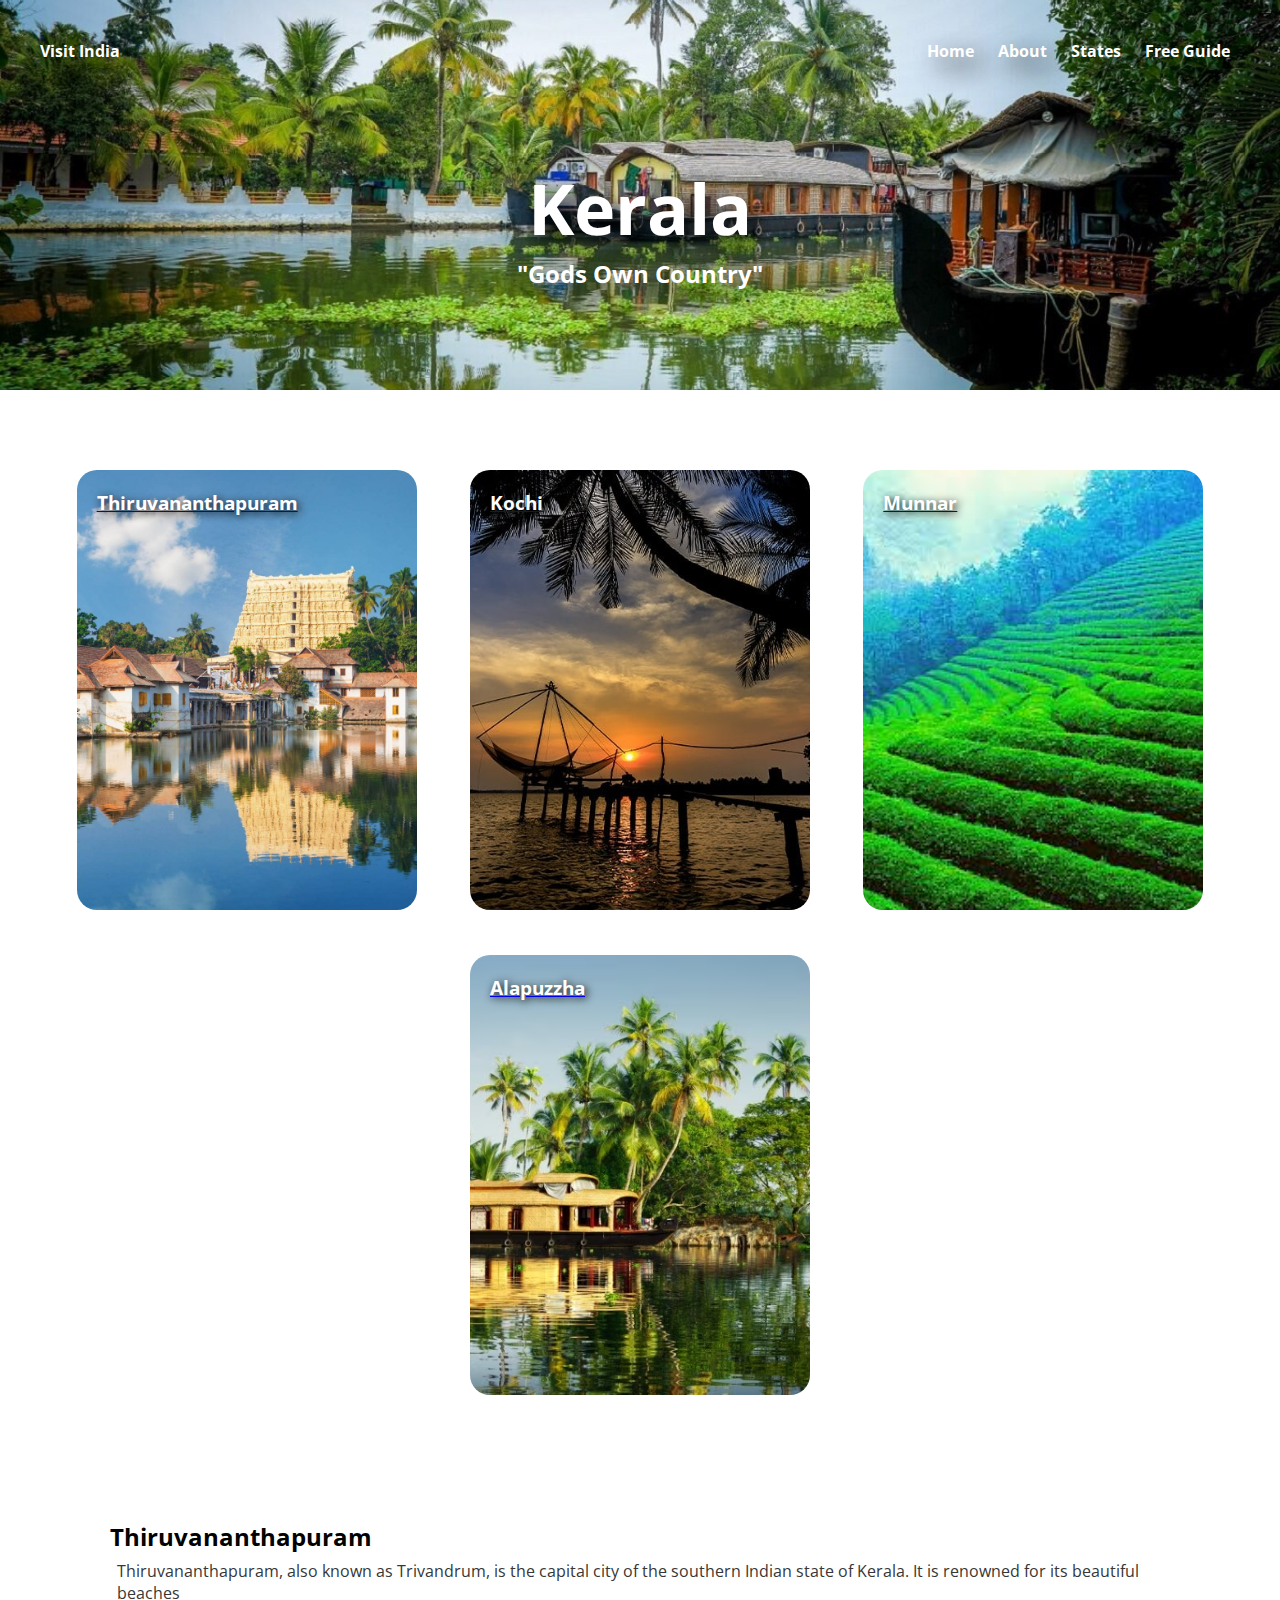
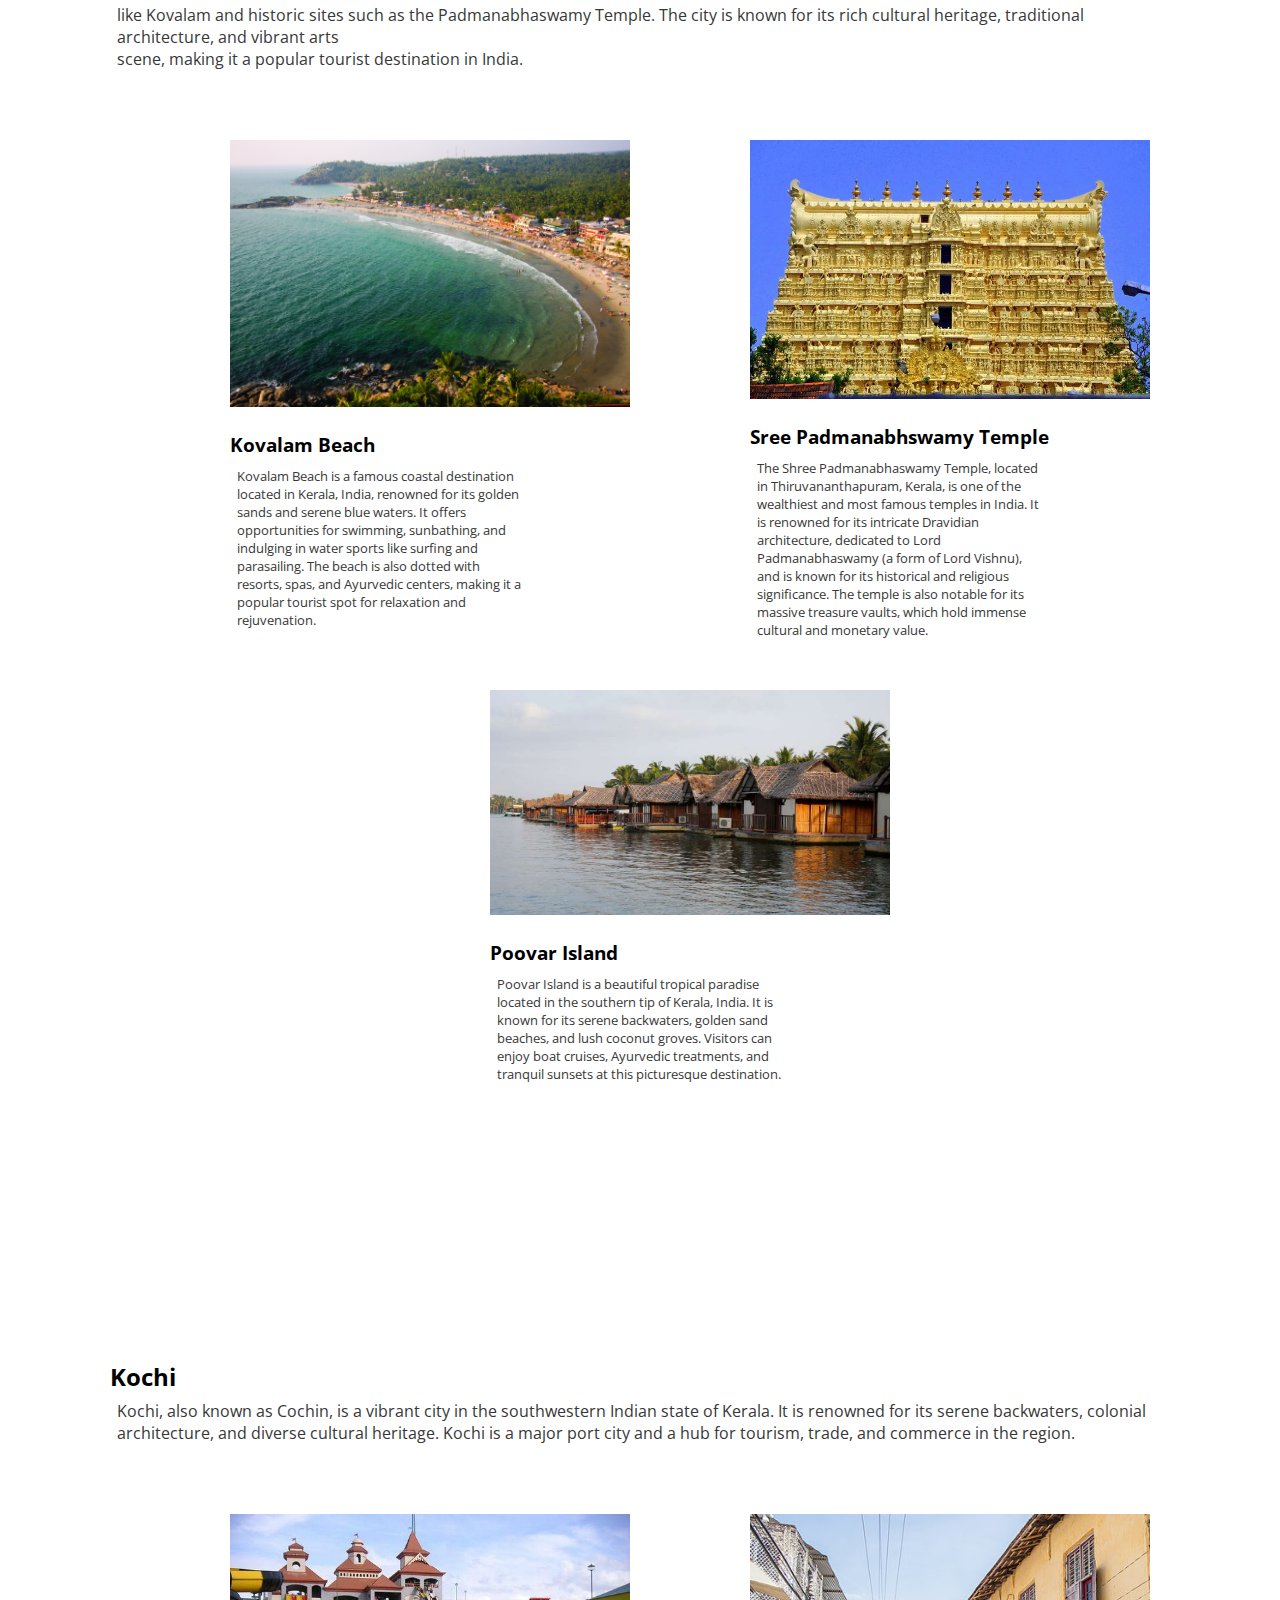
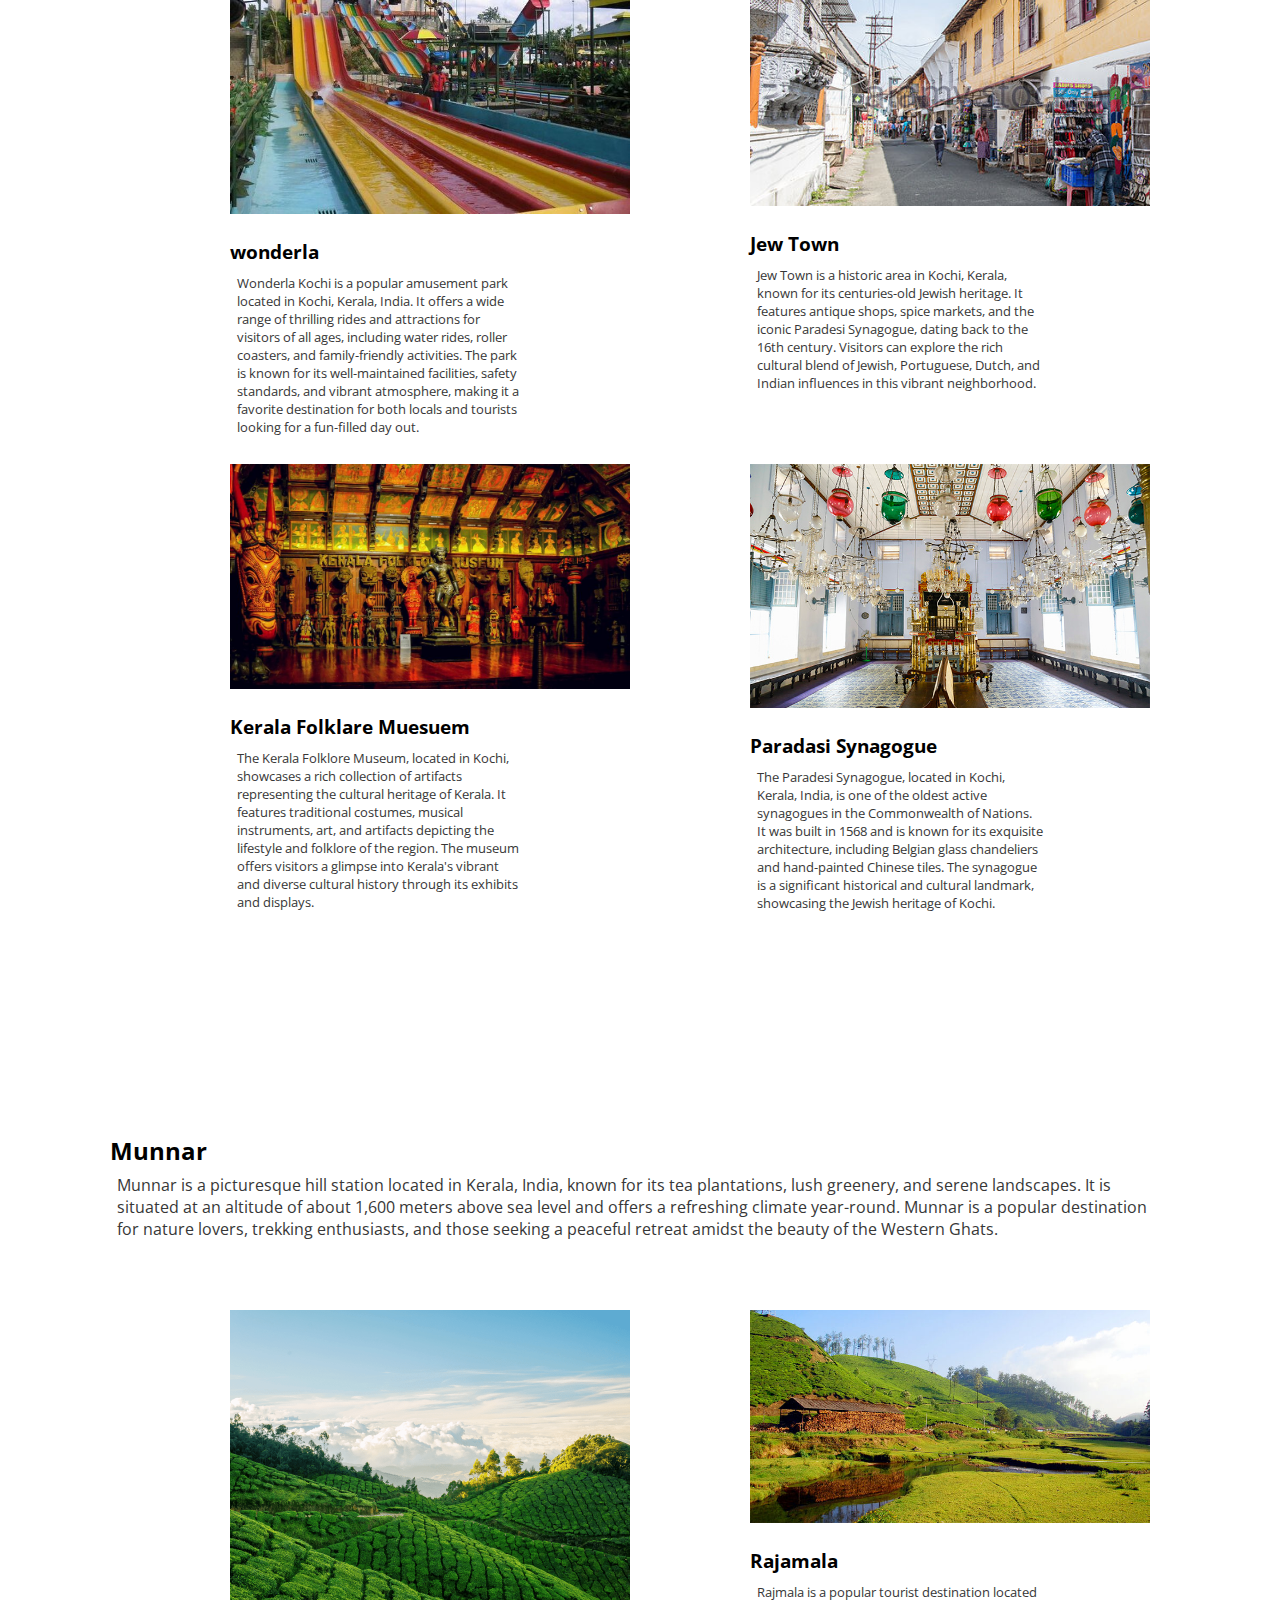
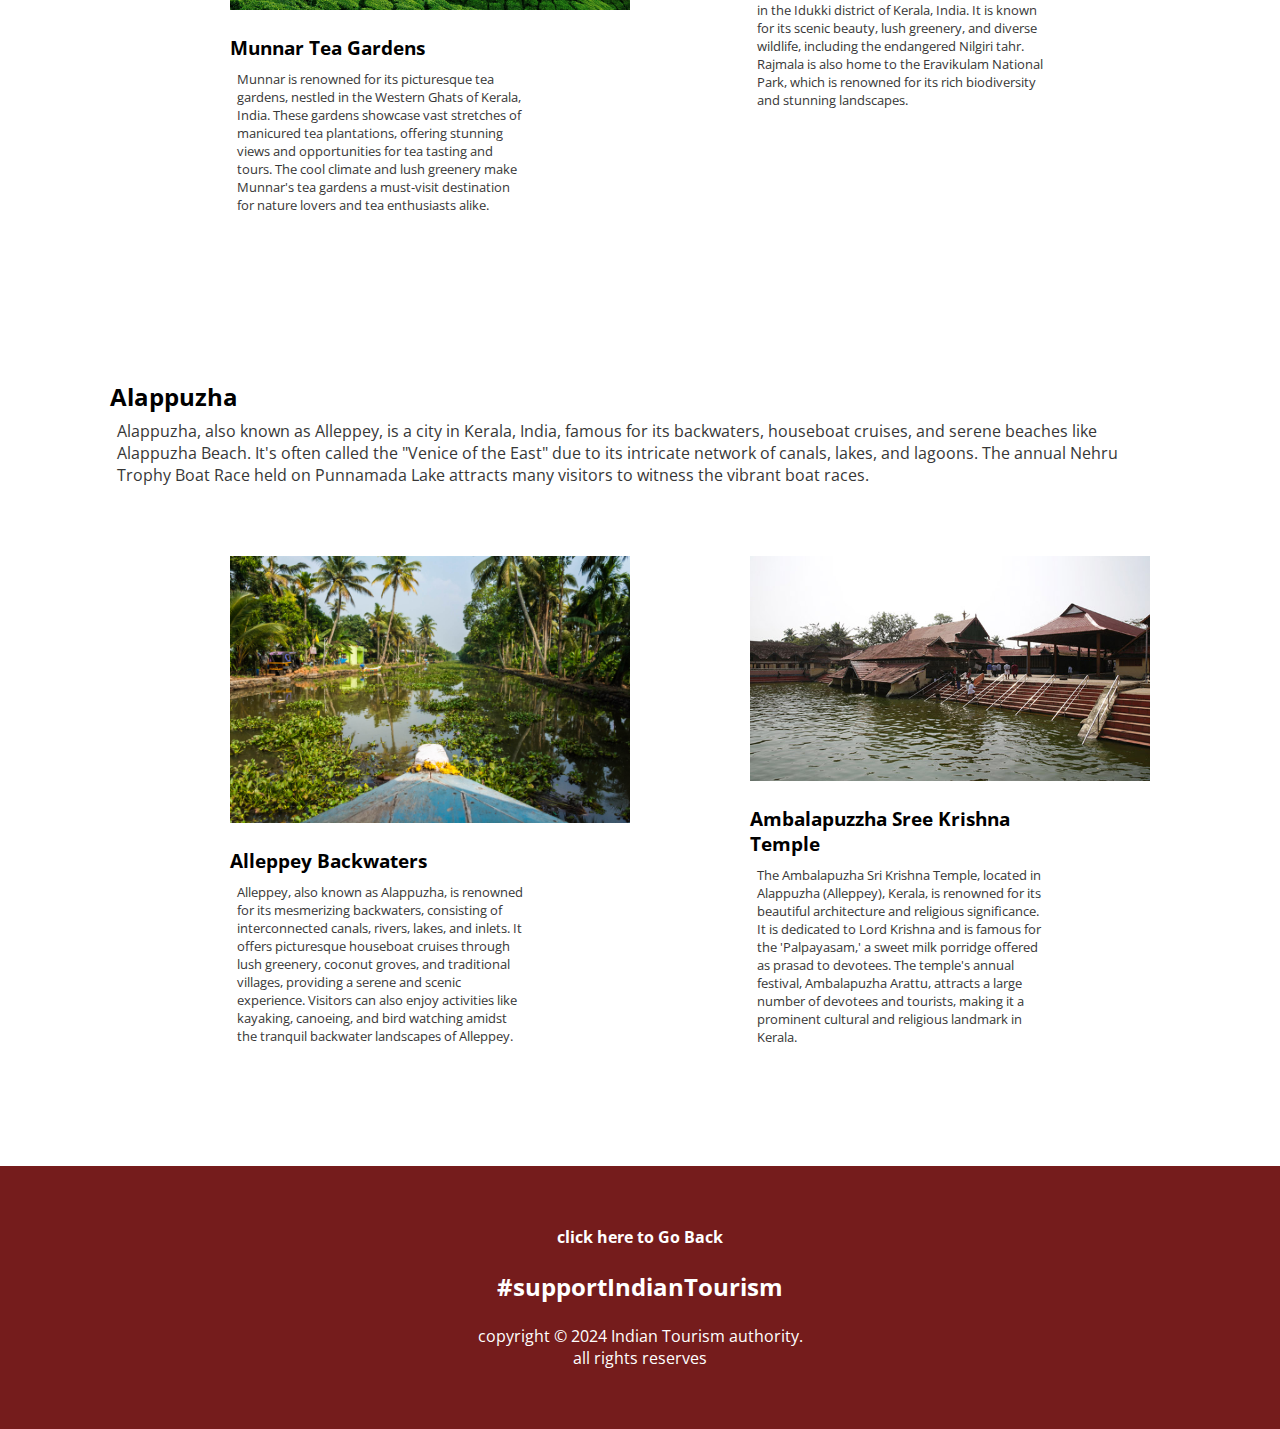
<file: kerela.html>
<!DOCTYPE html>
<html lang="en">

<head>
    <link rel="stylesheet" href="style.css">
    <link rel="preconnect" href="https://fonts.googleapis.com">
    <link rel="preconnect" href="https://fonts.gstatic.com" crossorigin>
    <link href="https://fonts.googleapis.com/css2?family=Open+Sans:ital,wght@0,300..800;1,300..800&display=swap"
        rel="stylesheet">
    <title>Kerala</title>
</head>

<body>
    <div class="landingscreen1 keralalandingscreen">
        <header class="header">
            <p>Visit India</p>
            <ul class="navbar">
                <li><a href="index.html">Home</a></li>
                <li><a href="about.html">About</a></li>
                <li><a href="states.html">States</a></li>
                <li><a href="form.html">Free Guide</a></li>

            </ul>
        </header>
        <h1>Kerala</h1>
        <h2>"Gods Own Country" </h2>
    </div>
    <div class="boxesdiv, sthboxesdiv">
        <a href="#thirulink">
            <div class="boxes, sthboxes" id="thiru">
                <h3>Thiruvananthapuram</h3>
            </div>
        </a>
        <a href="#kochilink">
            <div class="boxes, sthboxes" id="kochi">
                <h3>Kochi</h3>
            </div>
        </a>
        <a href="#munnarlink">
            <div class="boxes, sthboxes" id="Munnar">
                <h3>Munnar</h3>
            </div>
        </a>
        <a href="#allaplink">
            <div class="boxes, sthboxes" id="ala">
                <h3>Alapuzzha</h3>
            </div>
        </a>
    </div>

    <div class="top3 container" id="top3">
        <h2 class="heading" id="thirulink">Thiruvananthapuram</h2>
        <p class="para ">
            Thiruvananthapuram, also known as Trivandrum, is the capital city of the southern Indian state of Kerala. It
            is renowned for its beautiful beaches <br> like Kovalam and historic sites such as the Padmanabhaswamy Temple.
            The city is known for its rich cultural heritage, traditional architecture, and vibrant arts <br> scene, making
            it a popular tourist destination in India.</p>
        <div class="boxesdiv top3boxesdiv">
            <div class="boxes top3boxes">
                <img src="images/kovalambeach.jpg" alt="">
                <h3>Kovalam Beach</h3>
                <p class="para">Kovalam Beach is a famous coastal destination located in Kerala, India, renowned for its
                    golden sands and serene blue waters. It offers opportunities for swimming, sunbathing, and indulging
                    in water sports like surfing and parasailing. The beach is also dotted with resorts, spas, and
                    Ayurvedic centers, making it a popular tourist spot for relaxation and rejuvenation.</p>
            </div>
            <div class="boxes top3boxes">
                <img src="images/padmanabhswamy.webp" alt="">
                <h3>Sree Padmanabhswamy Temple</h3>
                <p class="para">The Shree Padmanabhaswamy Temple, located in Thiruvananthapuram, Kerala, is one of the
                    wealthiest and most famous temples in India. It is renowned for its intricate Dravidian
                    architecture, dedicated to Lord Padmanabhaswamy (a form of Lord Vishnu), and is known for its
                    historical and religious significance. The temple is also notable for its massive treasure vaults,
                    which hold immense cultural and monetary value.</p>
            </div>
            <div class="boxes top3boxes">
                <img src="images/poovarislan.jpg" alt="">
                <h3>Poovar Island</h3>
                <p class="para">Poovar Island is a beautiful tropical paradise located in the southern tip of Kerala,
                    India. It is known for its serene backwaters, golden sand beaches, and lush coconut groves. Visitors
                    can enjoy boat cruises, Ayurvedic treatments, and tranquil sunsets at this picturesque destination.
                </p>
            </div>
        </div>
    </div>

    <div class="top3 container" id="top3">
        <h2 class="heading" id="kochilink">Kochi</h2>
        <p class="para">
            Kochi, also known as Cochin, is a vibrant city in the southwestern Indian state of Kerala. It is renowned
            for its serene backwaters, colonial architecture, and diverse cultural heritage. Kochi is a major port city
            and a hub for tourism, trade, and commerce in the region.</p>
        <div class="boxesdiv top3boxesdiv">
            <div class="boxes top3boxes">
                <img src="images/wonderla.jpg" alt="">
                <h3>wonderla</h3>
                <p class="para">Wonderla Kochi is a popular amusement park located in Kochi, Kerala, India. It offers a
                    wide range of thrilling rides and attractions for visitors of all ages, including water rides,
                    roller coasters, and family-friendly activities. The park is known for its well-maintained
                    facilities, safety standards, and vibrant atmosphere, making it a favorite destination for both
                    locals and tourists looking for a fun-filled day out.</p>
            </div>
            <div class="boxes top3boxes">
                <img src="images/jewtown.jpg" alt="">
                <h3>Jew Town</h3>
                <p class="para">Jew Town is a historic area in Kochi, Kerala, known for its centuries-old Jewish
                    heritage. It features antique shops, spice markets, and the iconic Paradesi Synagogue, dating back
                    to the 16th century. Visitors can explore the rich cultural blend of Jewish, Portuguese, Dutch, and
                    Indian influences in this vibrant neighborhood.</p>
            </div>
            <div class="boxes top3boxes">
                <img src="images/folklaremuewsum.jpg" alt="">
                <h3>Kerala Folklare Muesuem</h3>
                <p class="para">The Kerala Folklore Museum, located in Kochi, showcases a rich collection of artifacts
                    representing the cultural heritage of Kerala. It features traditional costumes, musical instruments,
                    art, and artifacts depicting the lifestyle and folklore of the region. The museum offers visitors a
                    glimpse into Kerala's vibrant and diverse cultural history through its exhibits and displays.</p>
            </div>
            <div class="boxes top3boxes">
                <img src="images/paradasisynagogue.jpg" alt="">
                <h3>Paradasi Synagogue</h3>
                <p class="para">The Paradesi Synagogue, located in Kochi, Kerala, India, is one of the oldest active
                    synagogues in the Commonwealth of Nations. It was built in 1568 and is known for its exquisite
                    architecture, including Belgian glass chandeliers and hand-painted Chinese tiles. The synagogue is a
                    significant historical and cultural landmark, showcasing the Jewish heritage of Kochi.</p>
            </div>
        </div>
    </div>

    <div class="top3 container" id="top3">
        <h2 class="heading" id="munnarlink">Munnar</h2>
        <p class="para">
            Munnar is a picturesque hill station located in Kerala, India, known for its tea plantations, lush greenery,
            and serene landscapes. It is situated at an altitude of about 1,600 meters above sea level and offers a
            refreshing climate year-round. Munnar is a popular destination for nature lovers, trekking enthusiasts, and
            those seeking a peaceful retreat amidst the beauty of the Western Ghats.</p>
        <div class="boxesdiv top3boxesdiv">
            <div class="boxes top3boxes">
                <img src="images/teagarden.png" alt="">
                <h3>Munnar Tea Gardens</h3>
                <p class="para">Munnar is renowned for its picturesque tea gardens, nestled in the Western Ghats of
                    Kerala, India. These gardens showcase vast stretches of manicured tea plantations, offering stunning
                    views and opportunities for tea tasting and tours. The cool climate and lush greenery make Munnar's
                    tea gardens a must-visit destination for nature lovers and tea enthusiasts alike.</p>
            </div>
            <div class="boxes top3boxes">
                <img src="images/rajamala.jpg" alt="">
                <h3>Rajamala</h3>
                <p class="para">Rajmala is a popular tourist destination located in the Idukki district of Kerala,
                    India. It is known for its scenic beauty, lush greenery, and diverse wildlife, including the
                    endangered Nilgiri tahr. Rajmala is also home to the Eravikulam National Park, which is renowned for
                    its rich biodiversity and stunning landscapes.</p>
            </div>
        </div>
    </div>
    <div class="top3 container" id="top3">
        <h2 class="heading" id="allaplink">Alappuzha</h2>
        <p class="para">
            Alappuzha, also known as Alleppey, is a city in Kerala, India, famous for its backwaters, houseboat cruises,
            and serene beaches like Alappuzha Beach. It's often called the "Venice of the East" due to its intricate
            network of canals, lakes, and lagoons. The annual Nehru Trophy Boat Race held on Punnamada Lake attracts
            many visitors to witness the vibrant boat races.</p>
        <div class="boxesdiv top3boxesdiv">
            <div class="boxes top3boxes">
                <img src="images/alleppeybackwaters.jpg" alt="">
                <h3>Alleppey Backwaters</h3>
                <p class="para">Alleppey, also known as Alappuzha, is renowned for its mesmerizing backwaters,
                    consisting of interconnected canals, rivers, lakes, and inlets. It offers picturesque houseboat
                    cruises through lush greenery, coconut groves, and traditional villages, providing a serene and
                    scenic experience. Visitors can also enjoy activities like kayaking, canoeing, and bird watching
                    amidst the tranquil backwater landscapes of Alleppey.</p>
            </div>
            <div class="boxes top3boxes">
                <img src="images/ambalappuzha.jpg" alt="">
                <h3>Ambalapuzzha Sree Krishna Temple</h3>
                <p class="para">The Ambalapuzha Sri Krishna Temple, located in Alappuzha (Alleppey), Kerala, is renowned
                    for its beautiful architecture and religious significance. It is dedicated to Lord Krishna and is
                    famous for the 'Palpayasam,' a sweet milk porridge offered as prasad to devotees. The temple's
                    annual festival, Ambalapuzha Arattu, attracts a large number of devotees and tourists, making it a
                    prominent cultural and religious landmark in Kerala.</p>
            </div>
        </div>
    </div>
    <footer class="container footer">
        <a href="states.html" id="goback">
            <h4 class="heading">click here to Go Back</h4>
        </a> <br>

        <h2>#supportIndianTourism</h2> <br>
        <p>copyright &copy; 2024 Indian Tourism authority. <br>all rights reserves</p>
    </footer>
</body>

</html>
</file>
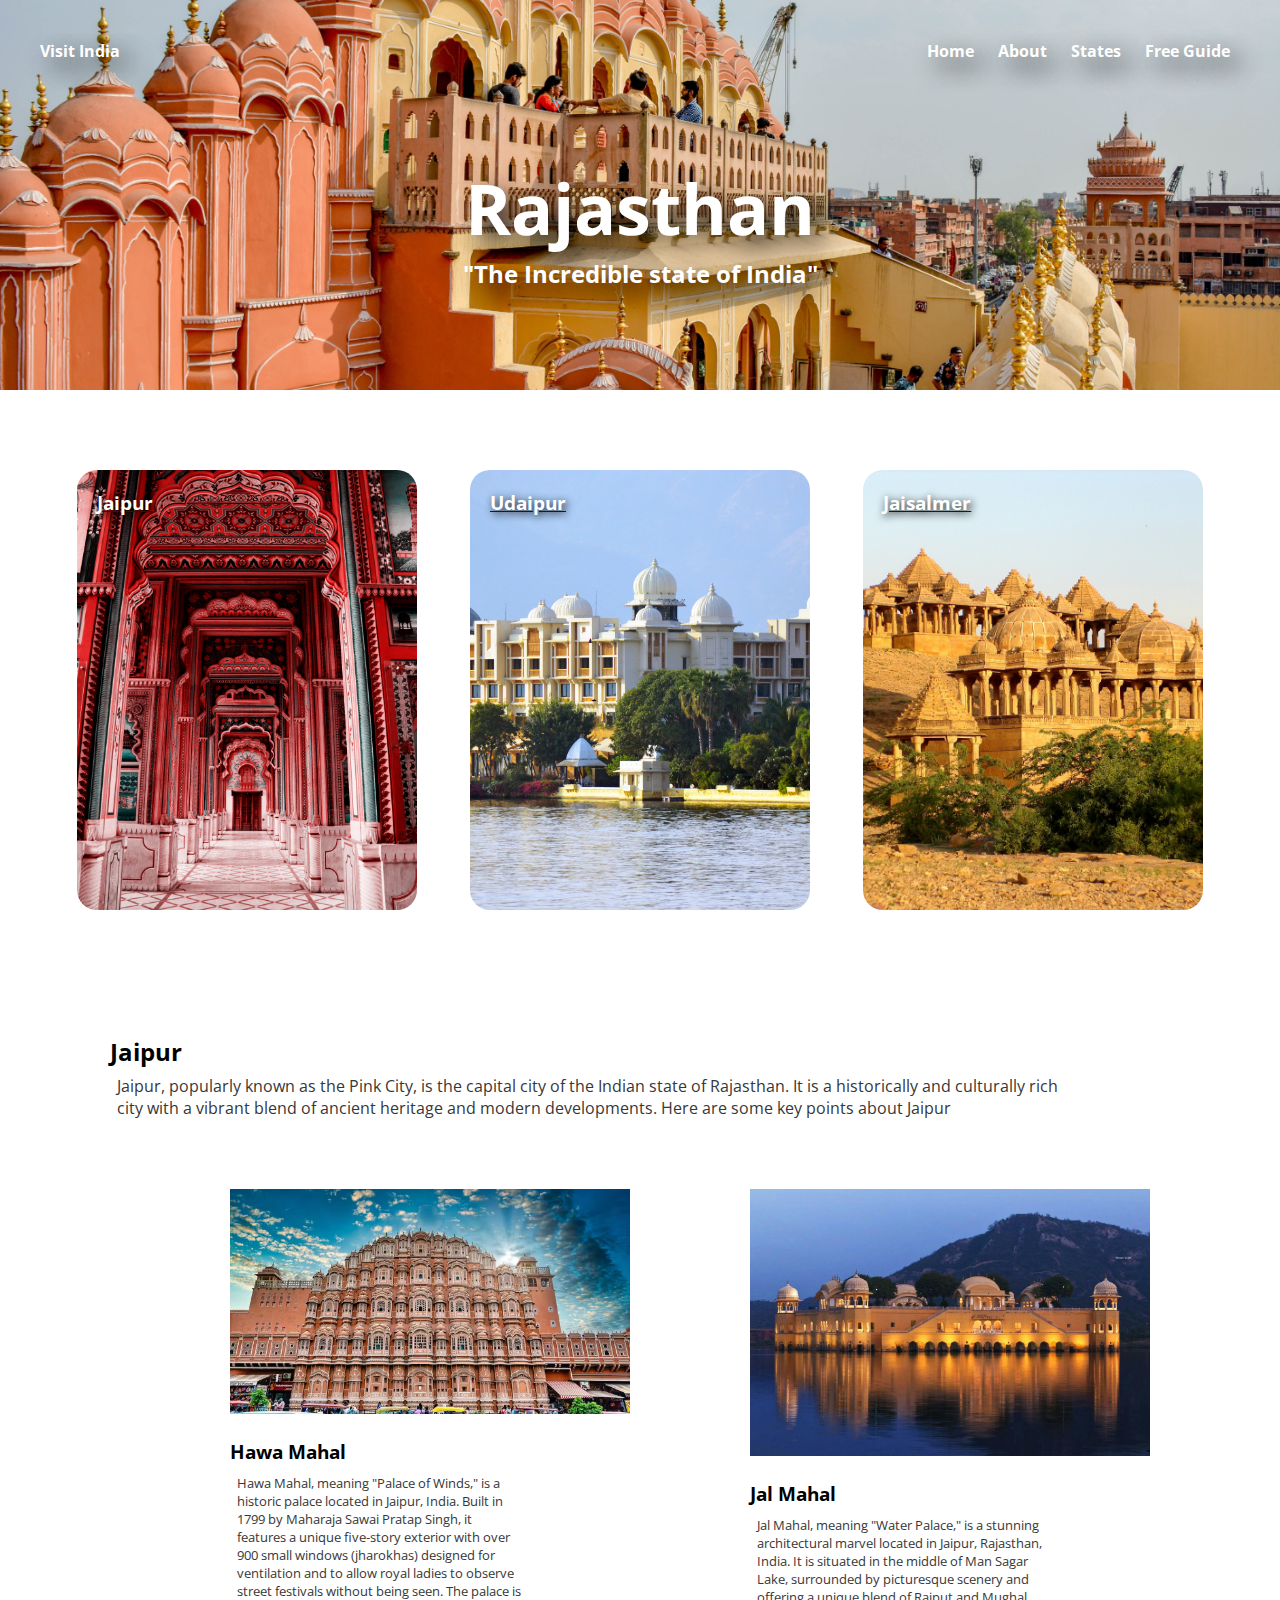
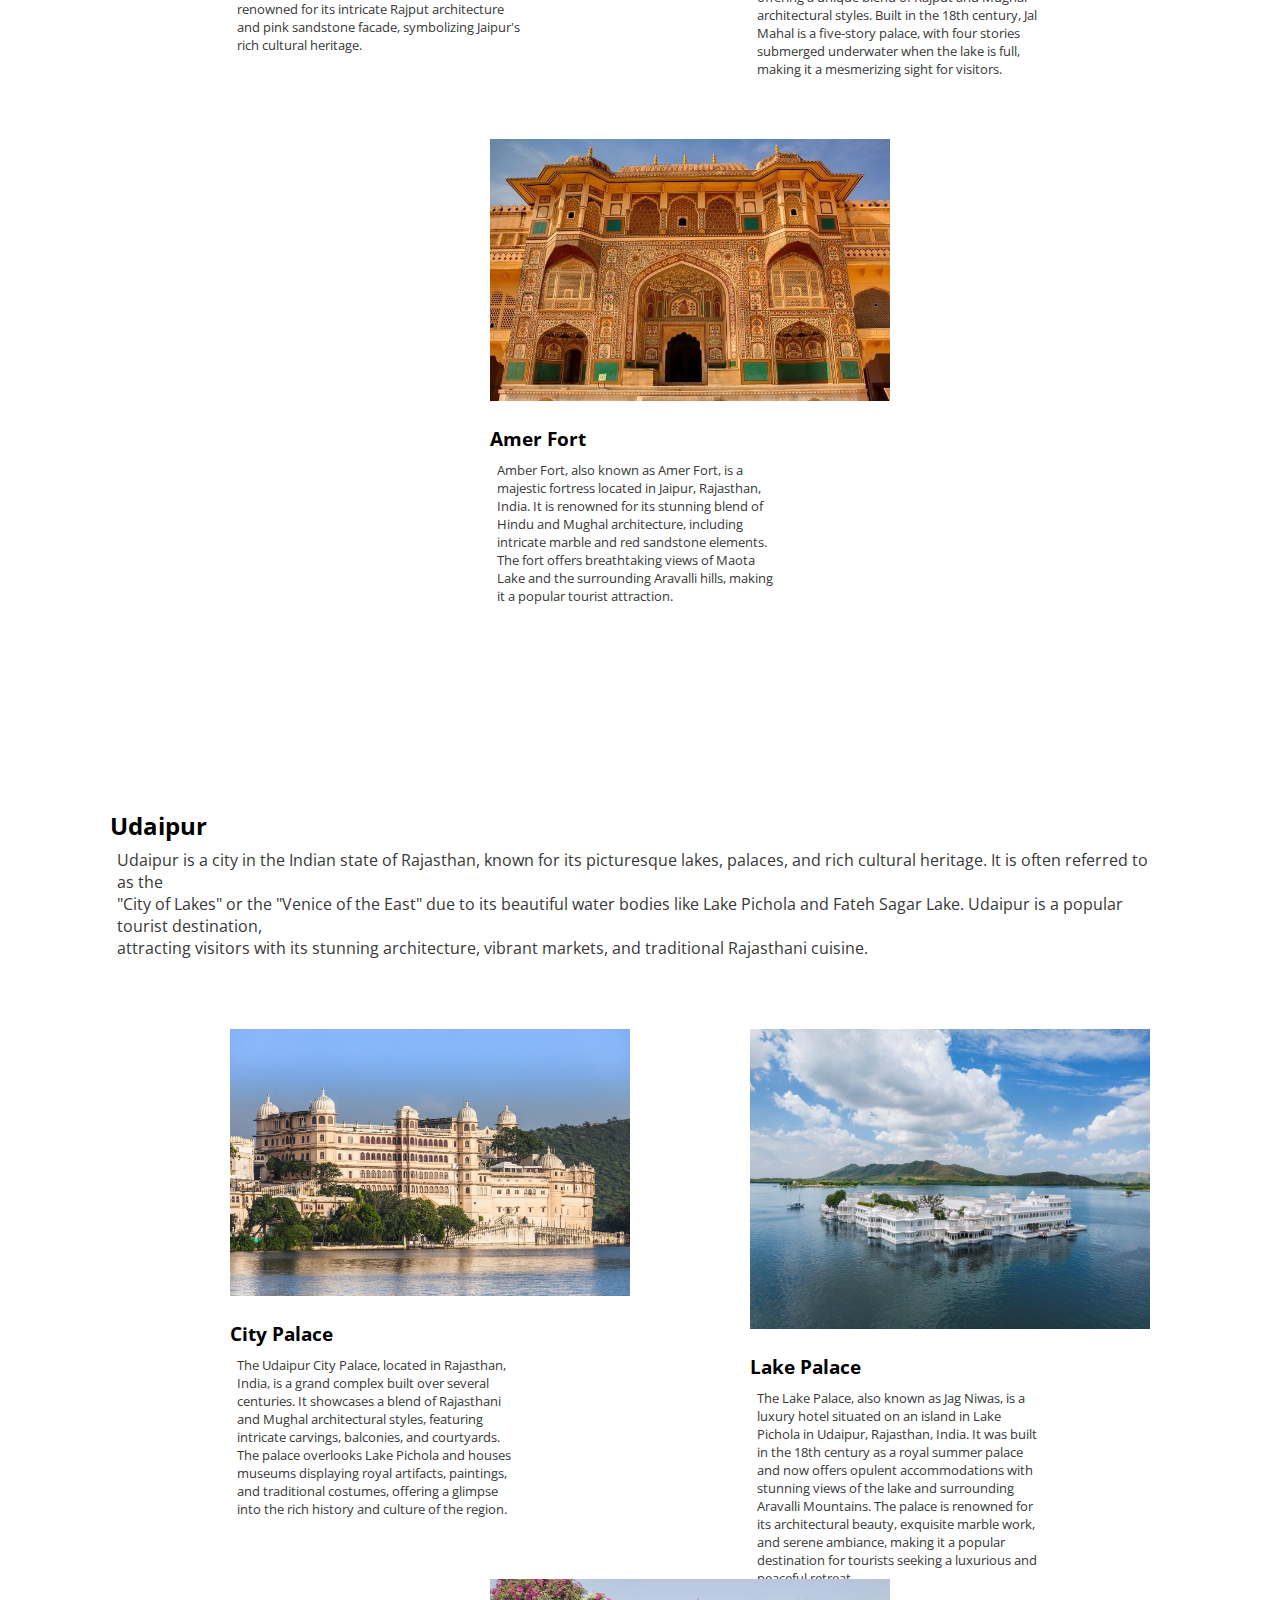
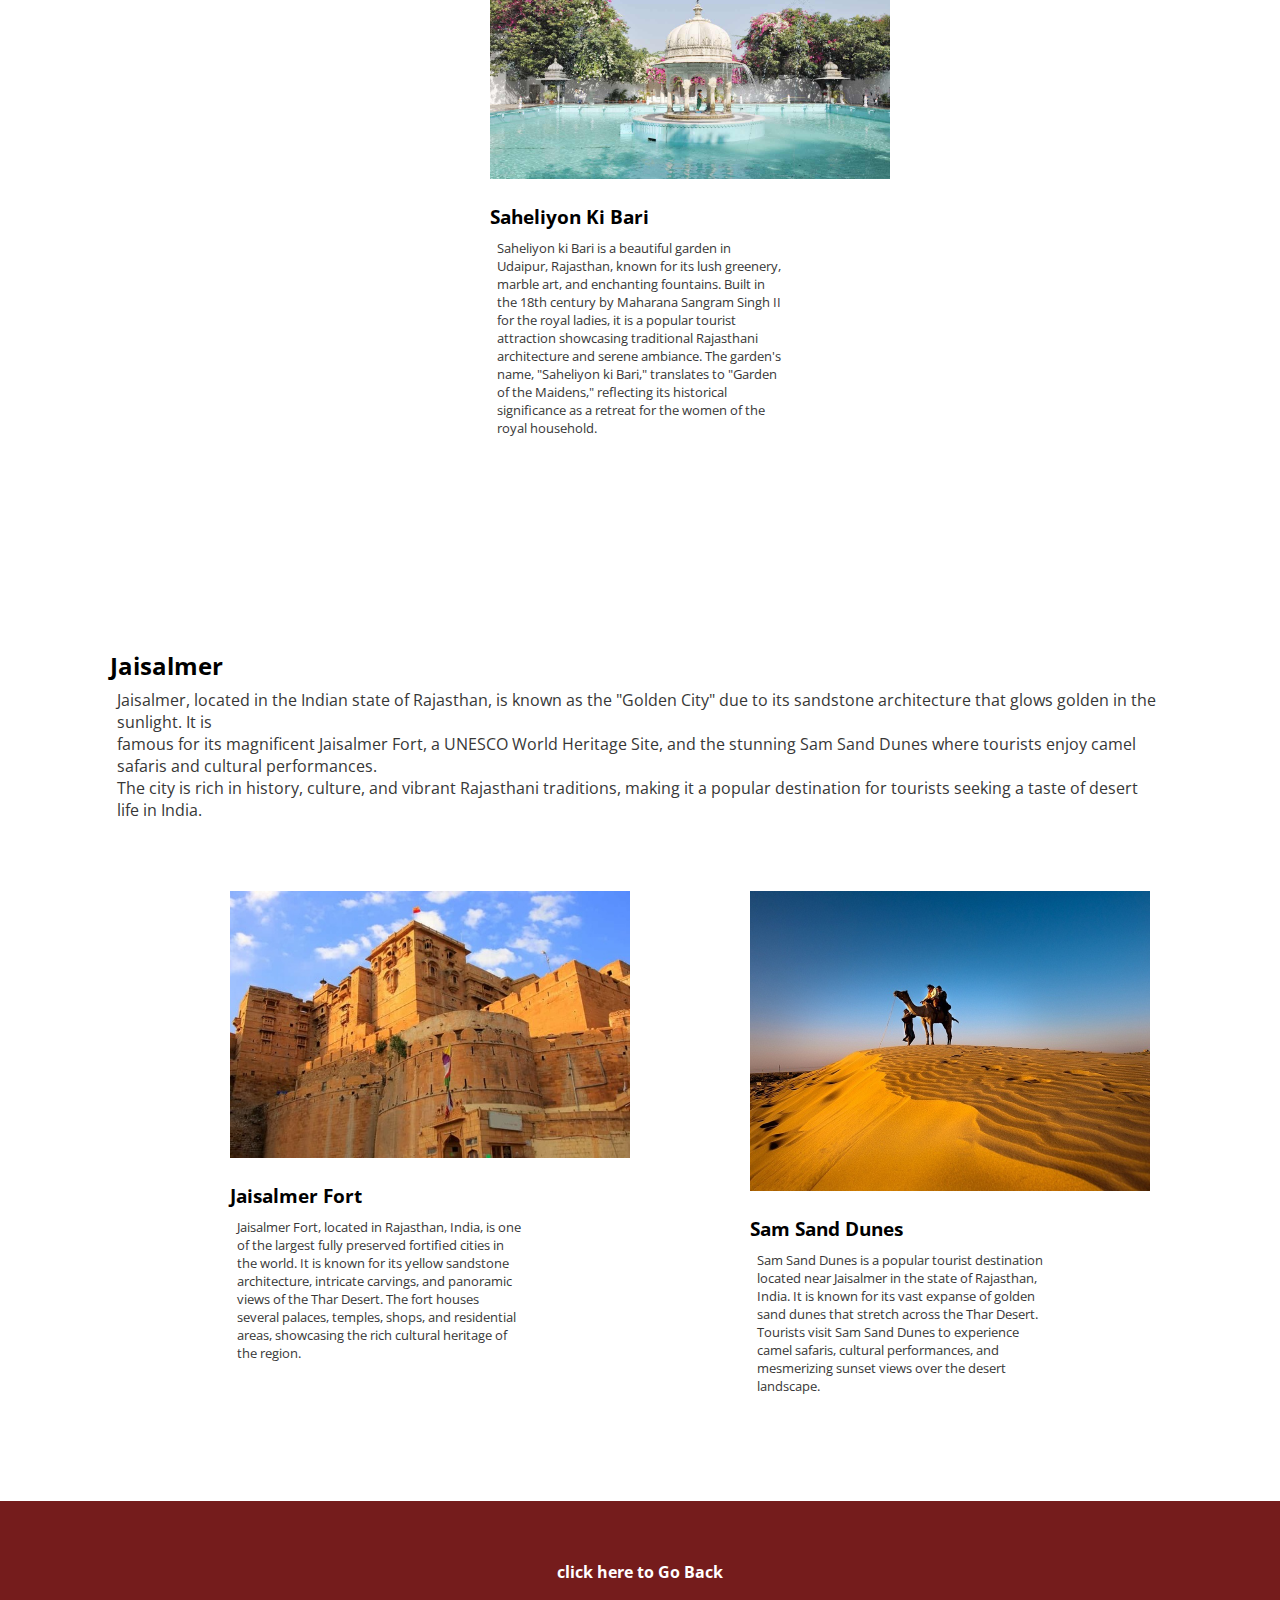
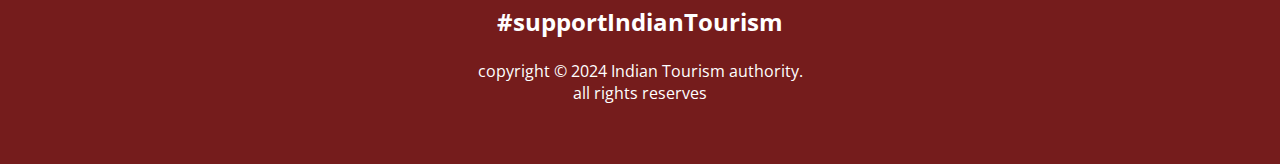
<file: rajastham.html>
<!DOCTYPE html>
<html lang="en">

<head>
    <link rel="stylesheet" href="style.css">
    <link rel="preconnect" href="https://fonts.googleapis.com">
    <link rel="preconnect" href="https://fonts.gstatic.com" crossorigin>
    <link href="https://fonts.googleapis.com/css2?family=Open+Sans:ital,wght@0,300..800;1,300..800&display=swap"
        rel="stylesheet">
    <title>Rajasthan</title>
</head>

<body>
    <div class="landingscreenrajasthan landingscreen1">
        <header class="header">
            <p>Visit India</p>
            <ul class="navbar">
                <li><a href="index.html">Home</a></li>
                <li><a href="about.html">About</a></li>
                <li><a href="states.html">States</a></li>
                <li><a href="form.html">Free Guide</a></li>

            </ul>
        </header>
        <h1>Rajasthan</h1>
        <h2>"The Incredible state of India"</h2>
    </div>

    <div class="boxesdiv, sthboxesdiv">
        <a href="#jaipurlink">
            <div class="boxes, sthboxes" id="jaipur">
                <h3>Jaipur</h3>
            </div>
        </a>
        <a href="#udaipurlink">
            <div class="boxes, sthboxes" id="udaipur">
                <h3>Udaipur</h3>
            </div>
        </a>
        <a href="#jaisalmerlink">
            <div class="boxes, sthboxes" id="Jaisalmer">
                <h3>Jaisalmer</h3>
            </div>
        </a>
    </div>
    </div>

    <div class="top3 container" id="top3">
        <h2 class="heading" id="jaipurlink">Jaipur</h2>
        <p class="para ">
            Jaipur, popularly known as the Pink City, is the capital city of the Indian state of Rajasthan. It is a
            historically and culturally rich <br>city with a vibrant blend of ancient heritage and modern developments.
            Here
            are some key points about Jaipur</p>
        <div class="boxesdiv top3boxesdiv">
            <div class="boxes top3boxes">
                <img src="images/hawamhal.avif" alt="">
                <h3>Hawa Mahal</h3>
                <p class="para">Hawa Mahal, meaning "Palace of Winds," is a historic palace located in Jaipur, India.
                    Built in 1799 by Maharaja Sawai Pratap Singh, it features a unique five-story exterior with over 900
                    small windows (jharokhas) designed for ventilation and to allow royal ladies to observe street
                    festivals without being seen. The palace is renowned for its intricate Rajput architecture and pink
                    sandstone facade, symbolizing Jaipur's rich cultural heritage.</p>
            </div>
            <div class="boxes top3boxes">
                <img src="images/jalmahal.jpg" alt="">
                <h3>Jal Mahal</h3>
                <p class="para">Jal Mahal, meaning "Water Palace," is a stunning architectural marvel located in Jaipur,
                    Rajasthan, India. It is situated in the middle of Man Sagar Lake, surrounded by picturesque scenery
                    and offering a unique blend of Rajput and Mughal architectural styles. Built in the 18th century,
                    Jal Mahal is a five-story palace, with four stories submerged underwater when the lake is full,
                    making it a mesmerizing sight for visitors.</p>
            </div>
            <div class="boxes top3boxes">
                <img src="images/amerfort.jpg" alt="">
                <h3>Amer Fort</h3>
                <p class="para">Amber Fort, also known as Amer Fort, is a majestic fortress located in Jaipur,
                    Rajasthan, India. It is renowned for its stunning blend of Hindu and Mughal architecture, including
                    intricate marble and red sandstone elements. The fort offers breathtaking views of Maota Lake and
                    the surrounding Aravalli hills, making it a popular tourist attraction.</p>
            </div>
        </div>
    </div>

    <div class="top3 container" id="top3">
        <h2 class="heading" id='udaipurlink'>Udaipur</h2>
        <p class="para">
            Udaipur is a city in the Indian state of Rajasthan, known for its picturesque lakes, palaces, and rich
            cultural heritage. It is often referred to as the <br> "City of Lakes" or the "Venice of the East" due to
            its
            beautiful water bodies like Lake Pichola and Fateh Sagar Lake. Udaipur is a popular tourist destination,<br>
            attracting visitors with its stunning architecture, vibrant markets, and traditional Rajasthani cuisine.</p>
        <div class="boxesdiv top3boxesdiv">
            <div class="boxes top3boxes">
                <img src="images/udaipurcitypalace.webp" alt="">
                <h3>City Palace</h3>
                <p class="para">The Udaipur City Palace, located in Rajasthan, India, is a grand complex built over
                    several centuries. It showcases a blend of Rajasthani and Mughal architectural styles, featuring
                    intricate carvings, balconies, and courtyards. The palace overlooks Lake Pichola and houses museums
                    displaying royal artifacts, paintings, and traditional costumes, offering a glimpse into the rich
                    history and culture of the region.</p>
            </div>
            <div class="boxes top3boxes">
                <img src="images/lakepalace.jpeg" alt="">
                <h3>Lake Palace</h3>
                <p class="para">The Lake Palace, also known as Jag Niwas, is a luxury hotel situated on an island in
                    Lake Pichola in Udaipur, Rajasthan, India. It was built in the 18th century as a royal summer palace
                    and now offers opulent accommodations with stunning views of the lake and surrounding Aravalli
                    Mountains. The palace is renowned for its architectural beauty, exquisite marble work, and serene
                    ambiance, making it a popular destination for tourists seeking a luxurious and peaceful retreat.</p>
            </div>
            <div class="boxes top3boxes">
                <img src="images/saheliyonkibari.jpg" alt="">
                <h3>Saheliyon Ki Bari</h3>
                <p class="para">Saheliyon ki Bari is a beautiful garden in Udaipur, Rajasthan, known for its lush
                    greenery, marble art, and enchanting fountains. Built in the 18th century by Maharana Sangram Singh
                    II for the royal ladies, it is a popular tourist attraction showcasing traditional Rajasthani
                    architecture and serene ambiance. The garden's name, "Saheliyon ki Bari," translates to "Garden of
                    the Maidens," reflecting its historical significance as a retreat for the women of the royal
                    household.</p>
            </div>
        </div>
    </div>

    <div class="top3 container" id="top3">
        <h2 class="heading" id="jaisalmerlink">Jaisalmer</h2>
        <p class="para">
            Jaisalmer, located in the Indian state of Rajasthan, is known as the "Golden City" due to its sandstone
            architecture that glows golden in the sunlight. It is <br> famous for its magnificent Jaisalmer Fort, a
            UNESCO
            World Heritage Site, and the stunning Sam Sand Dunes where tourists enjoy camel safaris and cultural
            performances. <br>The city is rich in history, culture, and vibrant Rajasthani traditions, making it a
            popular
            destination for tourists seeking a taste of desert life in India.</p>
        <div class="boxesdiv top3boxesdiv">
            <div class="boxes top3boxes">
                <img src="images/jaisalmerfort.jpg" alt="">
                <h3>Jaisalmer Fort</h3>
                <p class="para">Jaisalmer Fort, located in Rajasthan, India, is one of the largest fully preserved
                    fortified cities in the world. It is known for its yellow sandstone architecture, intricate
                    carvings, and panoramic views of the Thar Desert. The fort houses several palaces, temples, shops,
                    and residential areas, showcasing the rich cultural heritage of the region.</p>
            </div>
            <div class="boxes top3boxes">
                <img src="images/samsandunes.jpg" alt="">
                <h3>Sam Sand Dunes</h3>
                <p class="para">Sam Sand Dunes is a popular tourist destination located near Jaisalmer in the state of
                    Rajasthan, India. It is known for its vast expanse of golden sand dunes that stretch across the Thar
                    Desert. Tourists visit Sam Sand Dunes to experience camel safaris, cultural performances, and
                    mesmerizing sunset views over the desert landscape.</p>
            </div>

        </div>
    </div>

    <footer class="container footer">
        <a href="states.html" id="goback"><h4 class="heading">click here to Go Back</h4></a> <br>

        <h2>#supportIndianTourism</h2> <br>
        <p>copyright &copy; 2024 Indian Tourism authority. <br>all rights reserves</p>
    </footer>
</body>

</html>
</file>
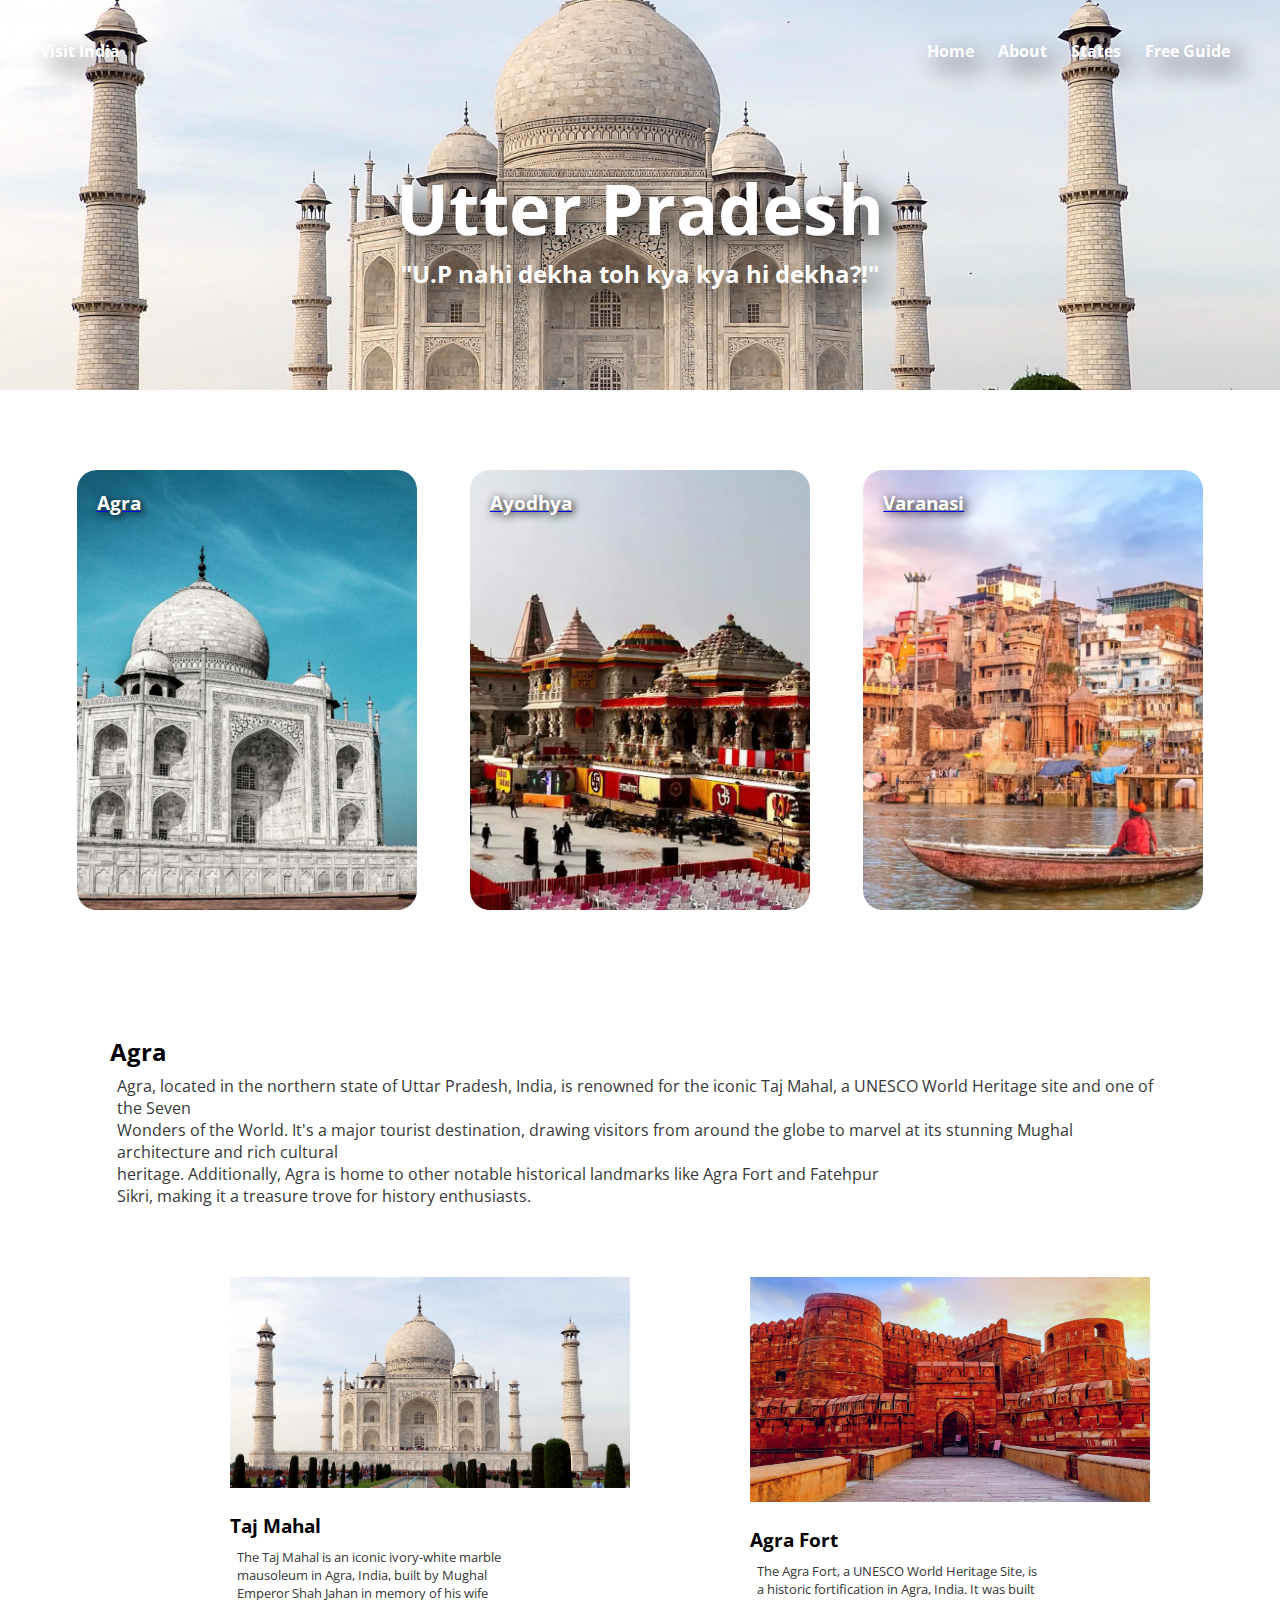
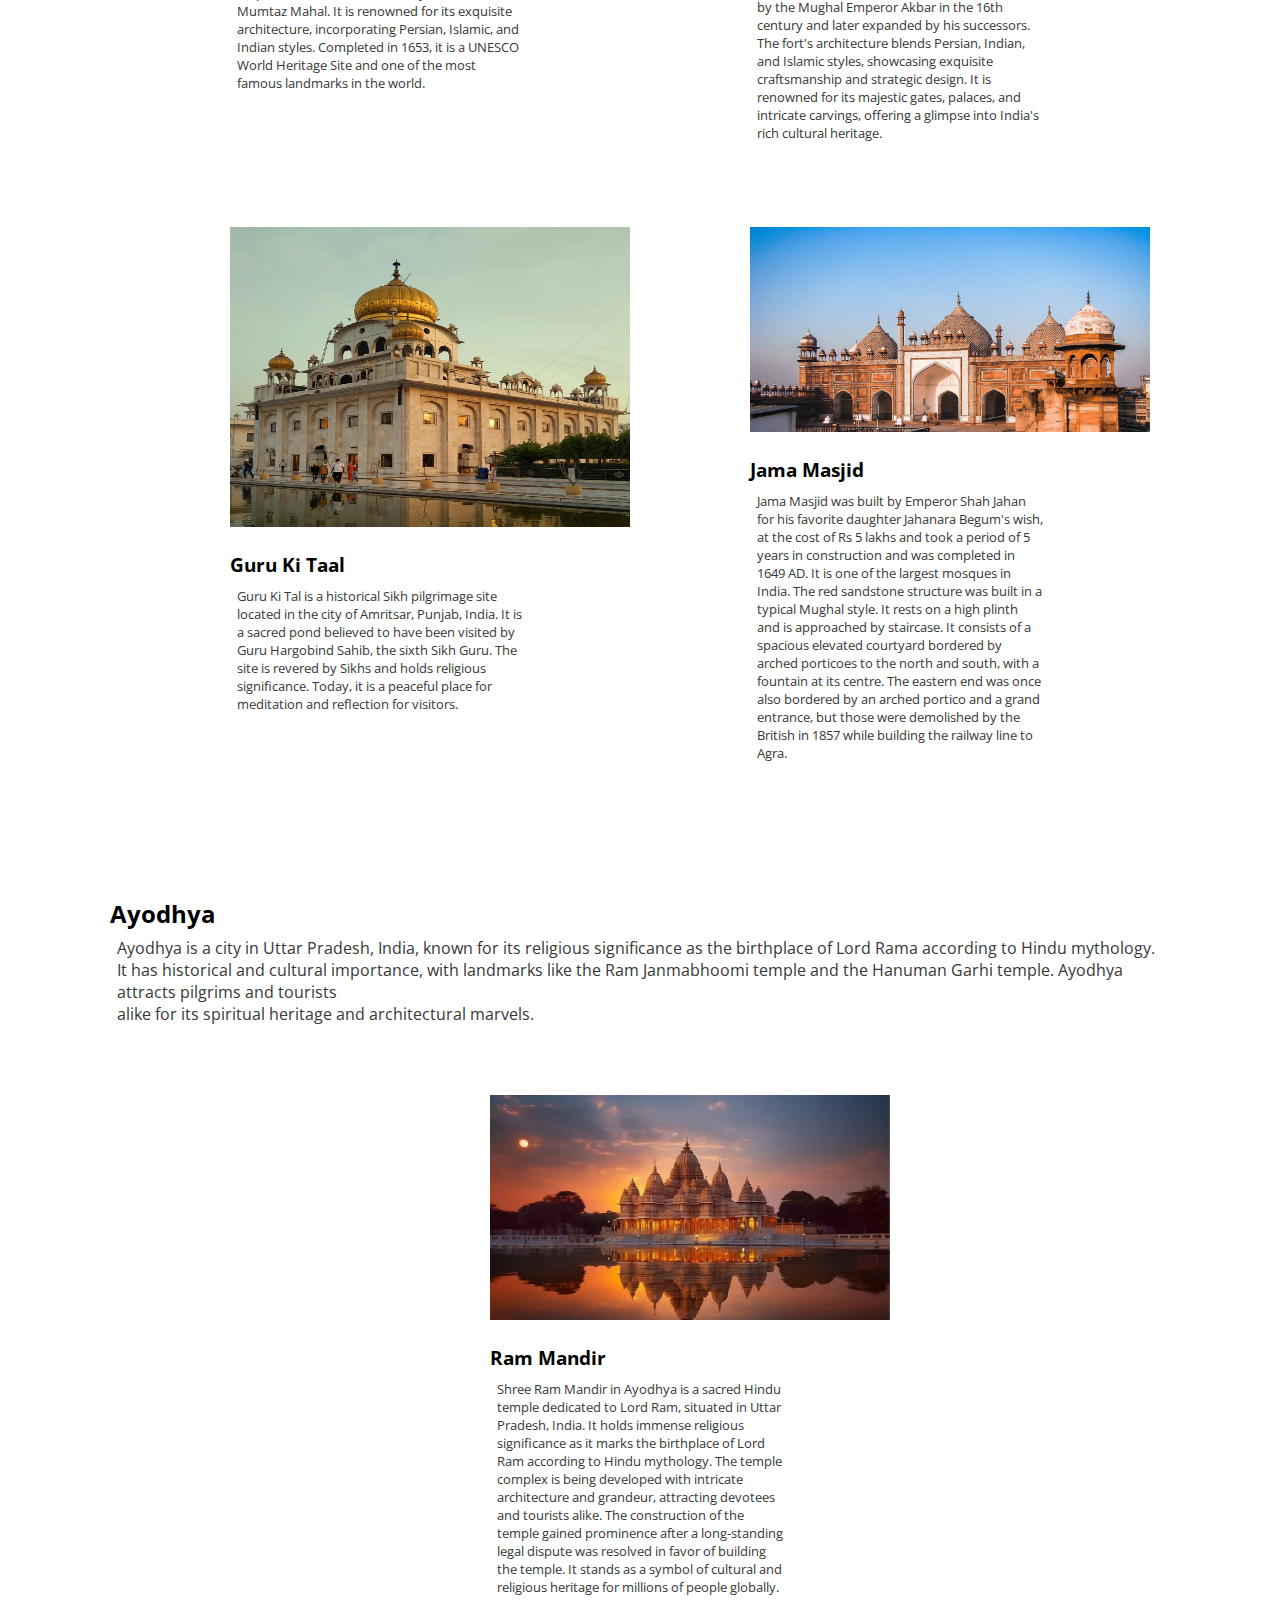
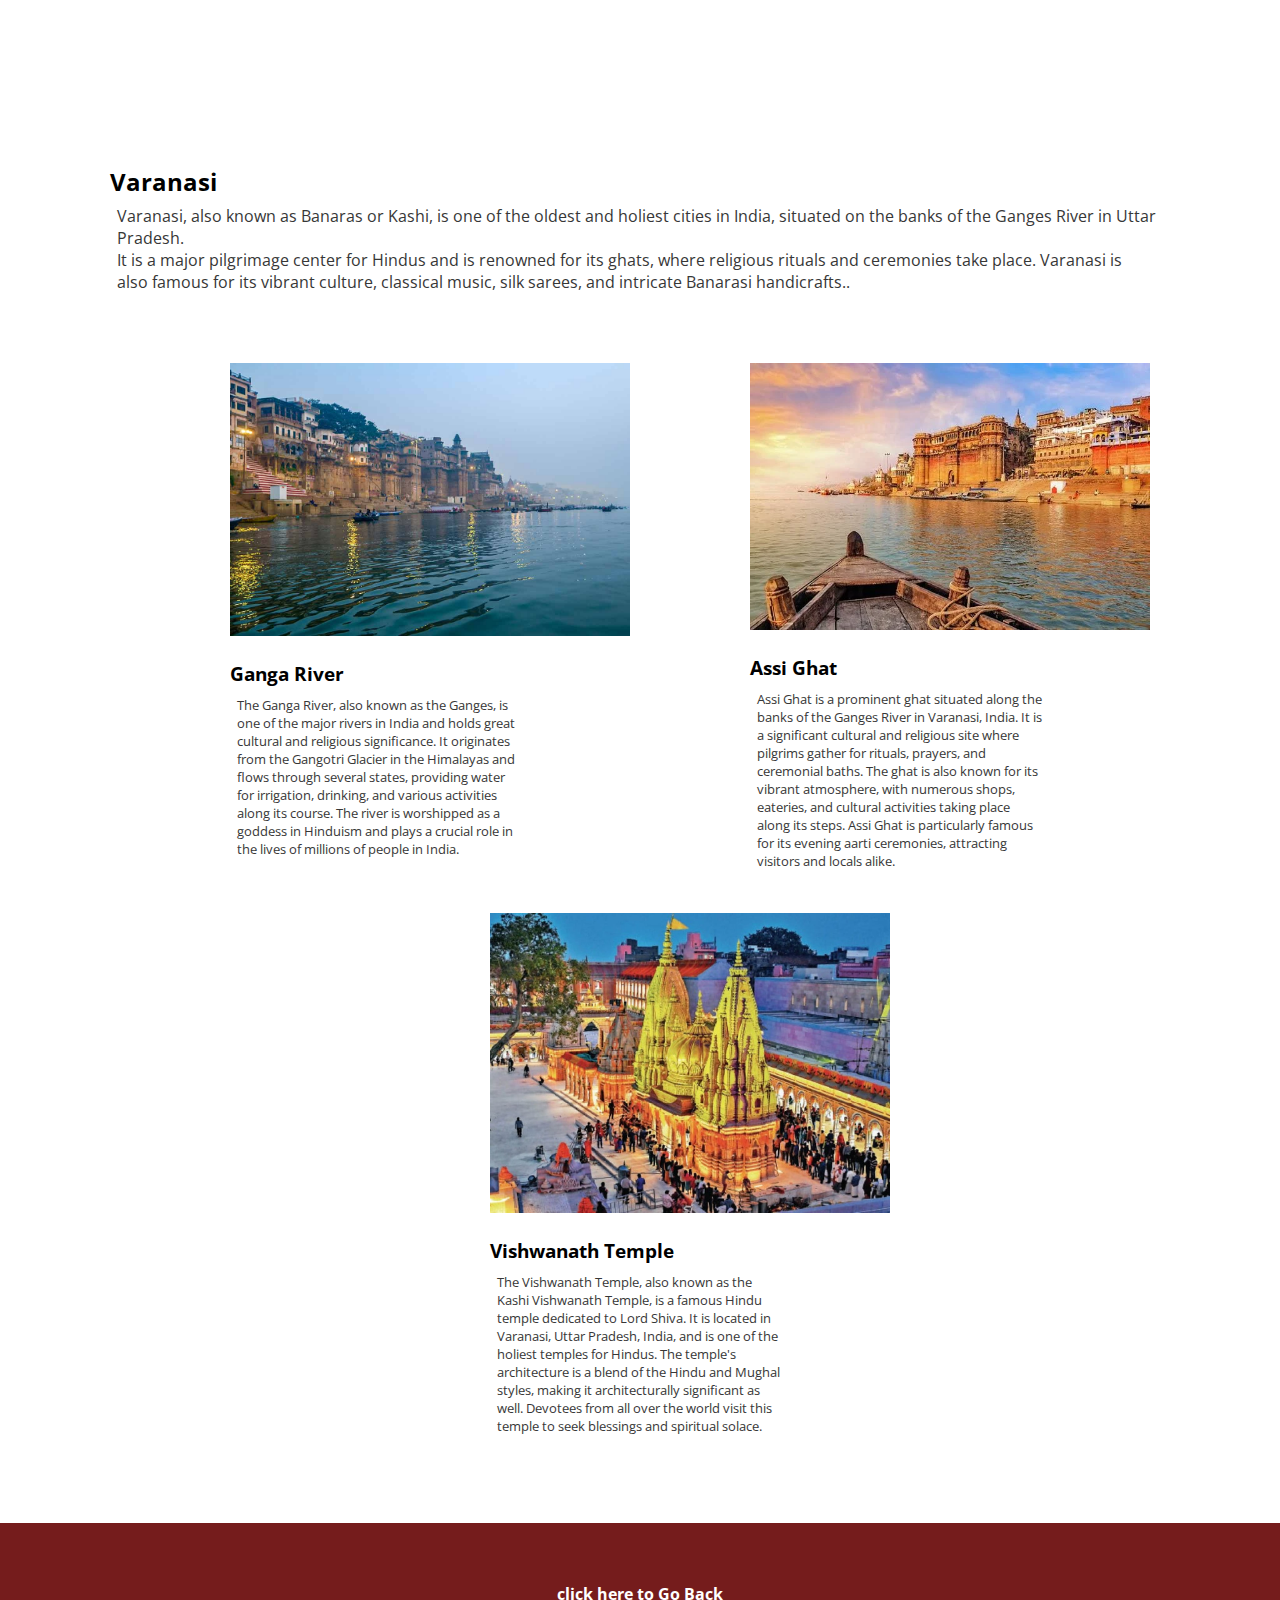
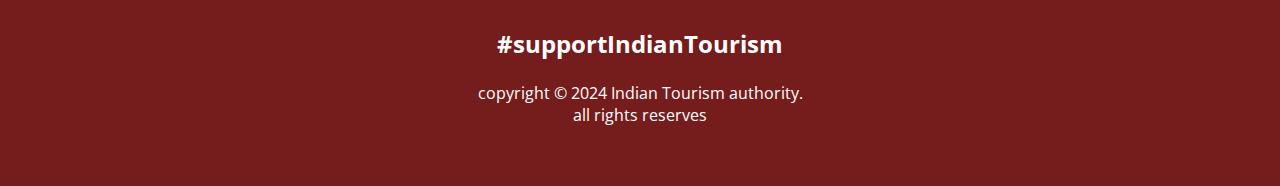
<file: up.html>
<!DOCTYPE html>
<html lang="en">

<head>
    <link rel="stylesheet" href="style.css">
    <link rel="preconnect" href="https://fonts.googleapis.com">
    <link rel="preconnect" href="https://fonts.gstatic.com" crossorigin>
    <link href="https://fonts.googleapis.com/css2?family=Open+Sans:ital,wght@0,300..800;1,300..800&display=swap"
        rel="stylesheet">
    <title>Utter Pradesh</title>
</head>

<body>
    <div class="landingscreen1 Uplandingscreen">
        <header class="header">
            <p>Visit India</p>
            <ul class="navbar">
                <li><a href="index.html">Home</a></li>
                <li><a href="about.html">About</a></li>
                <li><a href="states.html">States</a></li>
                <li><a href="form.html">Free Guide</a></li>

            </ul>
        </header>
        <h1>Utter Pradesh</h1>
        <h2>"U.P nahi dekha toh kya kya hi dekha?!" </h2>
    </div>
    <div class="boxesdiv, sthboxesdiv">
        <a href="#agralink">
            <div class="boxes, sthboxes" id="Agra">
                <h3>Agra</h3>
            </div>
        </a>
        <a href="#ayolink">
            <div class="boxes, sthboxes" id="Ayodhya">
                <h3>Ayodhya</h3>
            </div>
        </a>
        <a href="#varanasilink">
            <div class="boxes, sthboxes" id="Varanasi">
                <h3>Varanasi</h3>
            </div>
        </a>
    </div>

    <div class="top3 container" id="top3">
        <h2 class="heading" id="agralink">Agra</h2>
        <p class="para ">
            Agra, located in the northern state of Uttar Pradesh, India, is renowned for the iconic Taj Mahal, a UNESCO
            World Heritage site and one of the Seven <br>Wonders of the World. It's a major tourist destination, drawing
            visitors from around the globe to marvel at its stunning Mughal architecture and rich cultural <br>heritage.
            Additionally, Agra is home to other notable historical landmarks like Agra Fort and Fatehpur <br> Sikri,
            making
            it a treasure trove for history enthusiasts.</p>
        <div class="boxesdiv top3boxesdiv">
            <div class="boxes top3boxes">
                <img src="images/taj-mahal-380045.jpg" alt="">
                <h3>Taj Mahal</h3>
                <p class="para">The Taj Mahal is an iconic ivory-white marble mausoleum in Agra, India, built by Mughal
                    Emperor Shah Jahan in memory of his wife Mumtaz Mahal. It is renowned for its exquisite
                    architecture, incorporating Persian, Islamic, and Indian styles. Completed in 1653, it is a UNESCO
                    World Heritage Site and one of the most famous landmarks in the world.</p>
            </div>
            <div class="boxes top3boxes">
                <img src="images/agrafort.jpg" alt="">
                <h3>Agra Fort</h3>
                <p class="para">The Agra Fort, a UNESCO World Heritage Site, is a historic fortification in Agra, India.
                    It was built by the Mughal Emperor Akbar in the 16th century and later expanded by his successors.
                    The fort's architecture blends Persian, Indian, and Islamic styles, showcasing exquisite
                    craftsmanship and strategic design. It is renowned for its majestic gates, palaces, and intricate
                    carvings, offering a glimpse into India's rich cultural heritage.</p>
            </div>
            <div class="boxes top3boxes">
                <img src="images/gurudwara-6278838.jpg" alt="">
                <h3>Guru Ki Taal</h3>
                <p class="para">Guru Ki Tal is a historical Sikh pilgrimage site located in the city of Amritsar,
                    Punjab, India. It is a sacred pond believed to have been visited by Guru Hargobind Sahib, the sixth
                    Sikh Guru. The site is revered by Sikhs and holds religious significance. Today, it is a peaceful
                    place for meditation and reflection for visitors.</p>
            </div>
            <div class="boxes top3boxes">
                <img src="images/jamamasjid.jpg" alt="">
                <h3>Jama Masjid</h3>
                <p class="para">Jama Masjid was built by Emperor Shah Jahan for his favorite daughter Jahanara Begum's
                    wish, at the cost of Rs 5 lakhs and took a period of 5 years in construction and was completed in
                    1649 AD. It is one of the largest mosques in India. The red sandstone structure was built in a
                    typical Mughal style. It rests on a high plinth and is approached by staircase. It consists of a
                    spacious elevated courtyard bordered by arched porticoes to the north and south, with a fountain at
                    its centre. The eastern end was once also bordered by an arched portico and a grand entrance, but
                    those were demolished by the British in 1857 while building the railway line to Agra.
                </p>
            </div>
        </div>
    </div>

    <div class="top3 container" id="top3">
        <h2 class="heading" id="ayolink">Ayodhya</h2>
        <p class="para">
            Ayodhya is a city in Uttar Pradesh, India, known for its religious significance as the birthplace of Lord
            Rama according to Hindu mythology. <br>It has historical and cultural importance, with landmarks like the
            Ram
            Janmabhoomi temple and the Hanuman Garhi temple. Ayodhya attracts pilgrims and tourists <br> alike for its
            spiritual heritage and architectural marvels.</p>
        <div class="boxesdiv top3boxesdiv">
            <div class="boxes top3boxes">
                <img src="images/ram mandir.avif" alt="">
                <h3>Ram Mandir</h3>
                <p class="para">Shree Ram Mandir in Ayodhya is a sacred Hindu temple dedicated to Lord Ram, situated in
                    Uttar Pradesh, India. It holds immense religious significance as it marks the birthplace of Lord Ram
                    according to Hindu mythology. The temple complex is being developed with intricate architecture and
                    grandeur, attracting devotees and tourists alike. The construction of the temple gained prominence
                    after a long-standing legal dispute was resolved in favor of building the temple. It stands as a
                    symbol of cultural and religious heritage for millions of people globally.</p>
            </div>
        </div>
    </div>

    <div class="top3 container lastcon" id="top3">
        <h2 class="heading" id="varanasilink">Varanasi</h2>
        <p class="para">
            Varanasi, also known as Banaras or Kashi, is one of the oldest and holiest cities in India, situated on the
            banks of the Ganges River in Uttar Pradesh. <br> It is a major pilgrimage center for Hindus and is renowned
            for
            its ghats, where religious rituals and ceremonies take place. Varanasi is <br>also famous for its vibrant
            culture, classical music, silk sarees, and intricate Banarasi handicrafts..</p>
        <div class="boxesdiv top3boxesdiv">
            <div class="boxes top3boxes">
                <img src="images/ganga.jpg" alt="">
                <h3>Ganga River</h3>
                <p class="para">The Ganga River, also known as the Ganges, is one of the major rivers in India and holds
                    great cultural and religious significance. It originates from the Gangotri Glacier in the Himalayas
                    and flows through several states, providing water for irrigation, drinking, and various activities
                    along its course. The river is worshipped as a goddess in Hinduism and plays a crucial role in the
                    lives of millions of people in India.</p>
            </div>
            <div class="boxes top3boxes">
                <img src="images/assighat.webp" alt="">
                <h3>Assi Ghat</h3>
                <p class="para">Assi Ghat is a prominent ghat situated along the banks of the Ganges River in Varanasi,
                    India. It is a significant cultural and religious site where pilgrims gather for rituals, prayers,
                    and ceremonial baths. The ghat is also known for its vibrant atmosphere, with numerous shops,
                    eateries, and cultural activities taking place along its steps. Assi Ghat is particularly famous for
                    its evening aarti ceremonies, attracting visitors and locals alike.</p>
            </div>
            <div class="boxes top3boxes">
                <img src="images/vishwanathtemple.jpg" alt="">
                <h3>Vishwanath Temple</h3>
                <p class="para">The Vishwanath Temple, also known as the Kashi Vishwanath Temple, is a famous Hindu
                    temple dedicated to Lord Shiva. It is located in Varanasi, Uttar Pradesh, India, and is one of the
                    holiest temples for Hindus. The temple's architecture is a blend of the Hindu and Mughal styles,
                    making it architecturally significant as well. Devotees from all over the world visit this temple to
                    seek blessings and spiritual solace.</p>
            </div>



        </div>
    </div>
    <footer class="container footer">
        <a href="states.html" id="goback">
            <h4 class="heading">click here to Go Back</h4>
        </a> <br>

        <h2>#supportIndianTourism</h2> <br>
        <p>copyright &copy; 2024 Indian Tourism authority. <br>all rights reserves</p>
    </footer>
</body>

</html>
</file>
<file: style.css>
* {
    margin: 0px;
    padding: 0px;
    font-family: "Open Sans", sans-serif;
}
html{
    scroll-behavior: smooth;
}

.landingscreen {
    background-image: url(images/Untitled\ design\ \(2\).png);
    background-size: cover;
    background-repeat: no-repeat;
    height: 100vh;
}
.linktextw{
    text-decoration: none;
    color: white;
}
.linktextb{
    text-decoration: none;
    color: white;
}
.linktextwh{
    text-decoration: none;
    color: white;
}
.linktextbh{
    text-decoration: none;
    color: white;
}
.linktextwh:hover{
    color: black;
}
.linktextbh:hover{
    color: white;
}
.para{
    margin: 7px;
    color: rgb(55, 55, 55);
}
.container{
    padding: 60px;
}
header {
    padding: 40px;
    align-items: center;

}
header p {
    color: white;
    font-weight: bold;
    float: left;
    display: inline;

}
.navbar {
    display: inline;
    list-style: none;
    float: right;
}
.navbar li {
    color: white;
    font-weight: bold;
    padding: 10px;
    display: inline;
    transition: 0.5s;
}
.navbar li a {
    color: white;
    text-decoration: none;
}
.navbar li a:hover{
    color: #C0D6E8;
    cursor: pointer;
}
.navbar .activeli{
    background-color: #751c1c;
    padding: 5px 10px;
}
.midsection {
    width: 50%;
    color: white;
    text-align: center;
    padding: 40px;
    justify-content: center;
    margin: 90px auto auto auto;
}
.midsection h1 {
    font-size: 50px;
}
.btn {
    margin-right: 20px;
    margin-top: 10px;
    padding: 15px;
    background: transparent;
    border: 1px solid black;
}
#btnmidsection:hover {
    cursor: pointer;
    background-color: white;
    color: black;
    border: 1px solid white;
    transition: 0.5s;
}
#btnmidsection {
    border: 1px solid white;
    color: white;
}
.support {
    text-align: center;
    align-items: center;
    padding: 40px;
    margin: 35px;
    background-color: white;
}
.support h1 {
    display: inline;
}
.colororange{
    color: orangered;
}
.colorwhite{
    color: blue;
}

.colorgreen{
    color: green;
}

.sthboxesdiv{
    margin: 50px;
    display: flex;
    justify-content: space-around;
    flex-wrap: wrap;
}
.sthboxes{

    height: 400px;
    background-position: center;
    background-repeat: no-repeat;
    background-size: cover;
    padding: 20px;
    border-radius: 20px;
    margin: 30px 15px 15px;
    color: white;
    width: 300px;
}
#culture{
    background-image: url(images/woman-2178480_640.jpg);
}
#beaches{
    background-image: url(images/sunset-3885886.jpg);
}
#mnt{
    background-image: url(images/camel-3607412.jpg);
}
#wrp{
    background-image: url(images/gurudwara-6278838.jpg);
}
#snw{
     background-image: url(images/landscape-2176347\ \(1\).jpg);
}
#city{
    background-image: url(images/india-3544450.jpg);
}

.sthboxes h3{
    text-shadow: 2px 2px 8px black;
}
.ranktable{
    border: 2px solid #751c1c;
    margin: 50px auto 0px auto;
    text-align: center;
    
}
.ranktable th{
    padding: 10px;
    border: 2px solid #751c1c;
}
.ranktable td{
    padding: 10px;
    border: 2px solid #751c1c;
}
.top3{
    margin: 50px;
}

.top3boxesdiv{
    margin: 10px;
    color: black;
    display: flex;
    align-items: center;
    justify-content: space-around;
    flex-wrap: wrap;
}
.top3boxes{
    height: 400px;
padding: 10px;
border-radius: 20px;
margin: 50px 15px 80px;
color: rgb(0, 0, 0);
width: 300px;
}
.top3boxes img{
    width: 400px;
    max-height: 300px;

}

.top3boxes p{
    font-size: 13px;
}

.top3boxes h3{
    
    margin-top: 20px;
    margin-bottom: 10px;
}

.textarea{
    color: white;
    margin: 60px;
    border-radius: 40px;
    background-image: url(images/Untitled\ design\ \(4\).png);
    background-size: cover;
    background-position: center;
    padding: 140px;
}

.textarea p{
    text-shadow: 4px 4px 5px black;
    font-size: 14px;
}

.whyindiacontainer{
    margin-bottom: 80px;
    padding: 150px 80px 150px 80px;
    background-color: #C0D6E8;
}

.whyindiacontainer h1{
    width: 30%;
    text-align: center;
    margin: 0px auto 60px auto;
}

.whyindiacontainer p{
    font-size: 14px;
    color: black;
}

.footer{
    color: white;
    text-align: center;
    margin-bottom: 0px;
    background-color: #751c1c;
}

.journeystarts{
    width: 50%;
    text-align: center;
    color: white;
    margin: 0px auto 60px auto;
    border-radius: 40px;
    background-image: url(images/man-1850181.jpg);
    background-size: cover;
    background-position: center;
    padding: 80px;
}
#btnjourneystarts:hover {
    cursor: pointer;
    background-color: white;
    color: black;
    border: 1px solid white;
    transition: 0.5s;
}

#btnjourneystarts {
    border: 1px solid white;
    color: white;
}
.journeystarts h1{
    text-shadow: 8px 8px 10px black;
}
.journeystarts button{
    text-shadow: 8px 8px 10px black;
}

.landingscreenabout{    
    background-image: url(images/Untitled\ design\ \(2\).png);
    background-size: cover;
    background-repeat: no-repeat;
    text-align: center;
    padding-bottom: 100px;
   
}

.landingscreenabout h1{
    color: white;
    margin: 80px auto 1px auto;
    width: 50%;
}


/* States page */
.stateslink{
    color: black;
    text-decoration: none;
    transition: 0.3s;
}

.stateslink:hover{
    color: #751c1c;
}


/* states landing page*/
.landingscreen1{ 
    color: white;
    text-shadow: 10px 10px 25px black;  
    background-size: cover;
    background-repeat: no-repeat;
    background-position: center;
    text-align: center;
    padding-bottom: 100px;
}

.landingscreen1 h1{
    font-size: 70px;
    color: white;
    margin: 80px auto 1px auto;
    width: 50%;
}

/*Rajasthan*/

.landingscreenrajasthan{
    background-image: url(images/jaipur-3670085.jpg);
    color: white;

}
#udaipur{
    background-image: url(images/udaipur-4486566.jpg);
}
#Jaisalmer{
    background-image: url(images/bada-bagh-1936779.jpg);
}
#jaipur{
    background-image: url(images/corridor-5587351.jpg);
}

/*Goa*/
.goalandingscreen{
    background-image: url(images/goa.jfif);
}


/*utte pradesh*/
.Uplandingscreen{
    background-image: url(images/taj-mahal-380045.jpg);
}



/*Up*/
#Agra{
    background-image: url(images/agra.jpg);
}
#Ayodhya{
    background-image: url(images/ayodhya.webp);
}
#Varanasi{
    background-image: url(images/varanasi.webp);
}

/* kasmir*/
.kashlandingscreen{
    background-image: url(images/kasmir.avif);
}

/* kerala*/
.keralalandingscreen{
    background-image: url(images/kerela.jpg);
}
#kochi{
    background-image: url(images/kochi.jpg) ;
}
#thiru{
    background-image: url(images/thiruvananthapuram.jpeg);
}
#Munnar{
    background-image: url(images/munnar.jfif);
}
#ala{
    background-image: url(images/alappuzha.avif);
}

/*Ncr*/
.ncrlandingscreen{
    background-image: url(images/ncr.jpg);
}
#goback{
    color: #ffffff;
    text-decoration: none;
}

/*Form Pages*/
.freeguideform input, textarea, select{
    padding: 5px;
    border: 1px solid white;
    color: white;
    background-color: transparent;
}

.freeguideform input::placeholder, textarea::placeholder, select::placeholder{
    color: white;
}
.freeguideform .btn{
    color: white;
    border-color: white;
}

.btn:hover{
    cursor: pointer;
}
</file>
